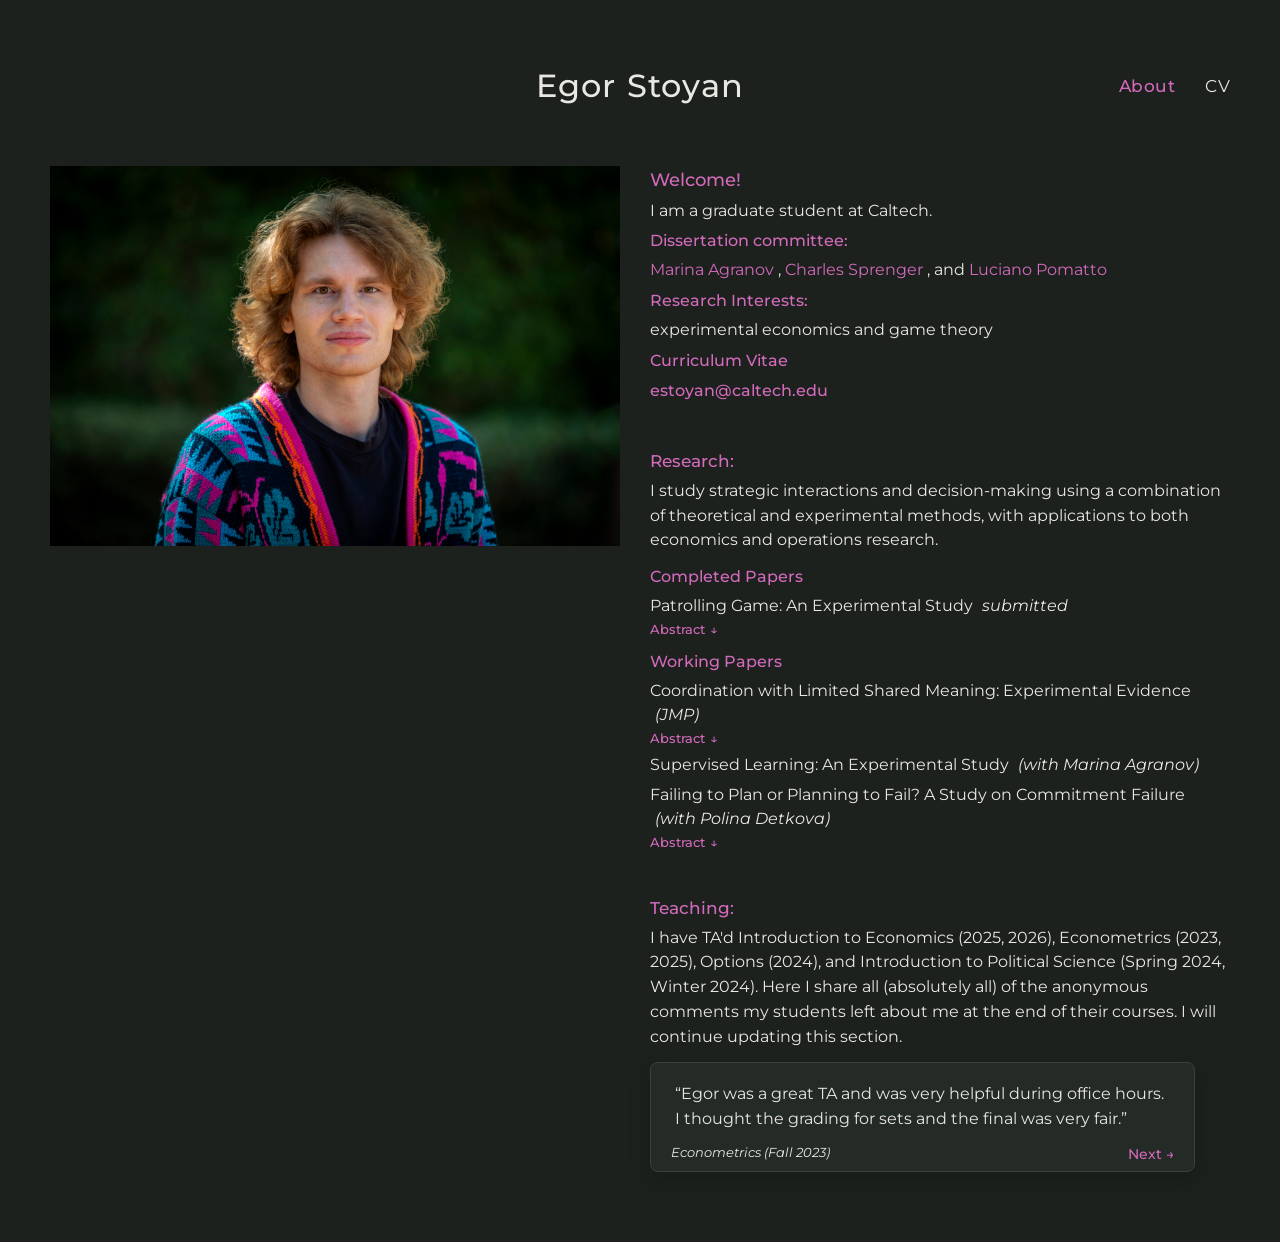
<file: index.html>
<!DOCTYPE html>
<html lang="en">

<head>
    <meta charset="UTF-8">
    <meta name="viewport" content="width=device-width, initial-scale=1.0">

    <title>Egor Stoyan</title>

    <link rel="icon" href="images/favicon.ico">

    <link rel="stylesheet" href="css/styles.css">

    <link
        href="https://fonts.googleapis.com/css2?family=Montserrat:wght@400;500;600;700&display=swap"
        rel="stylesheet">
</head>

<body>

    <!-- =========================
         HEADER
         ========================= -->

    <header class="site-header">

        <div class="site-name">
            Egor Stoyan
        </div>

        <nav class="navbar-links-container">

            <a href="/" class="current-page">
                About
            </a>

            <a href="cv.html">
                CV
            </a>

        </nav>

    </header>


    <!-- =========================
         PAGE CONTENT
         ========================= -->

    <div class="page-container">

        <div class="container">

            <div class="image">
                <img
                    src="images/your_image.jpg"
                    alt="Egor Stoyan"
                    width="570"
                    height="380">
            </div>

            <div class="text">


                <!-- =========================
                     PROFILE
                     ========================= -->

                <div class="profile-section">

                    <p class="intro-line">
                        <span class="welcome-inline">
                            Welcome!
                        </span>

                        <span class="profile-value-block">
                            I am a graduate student at Caltech.
                        </span>
                    </p>


                    <p class="profile-row">

                        <span class="profile-label profile-label-block">
                            Dissertation committee:
                        </span>

                        <span class="profile-value-block committee-links">

                            <a
                                href="https://agranov.caltech.edu/"
                                target="_blank"
                                rel="noopener noreferrer">
                                Marina Agranov
                            </a>,

                            <a
                                href="https://www.hss.caltech.edu/people/charles-sprenger"
                                target="_blank"
                                rel="noopener noreferrer">
                                Charles Sprenger
                            </a>,

                            and

                            <a
                                href="https://www.its.caltech.edu/~lpomatto/"
                                target="_blank"
                                rel="noopener noreferrer">
                                Luciano Pomatto
                            </a>

                        </span>

                    </p>


                    <p class="profile-row">

                        <span class="profile-label profile-label-block">
                            Research Interests:
                        </span>

                        <span class="profile-value-block">
                            experimental economics and game theory
                        </span>

                    </p>


                    <p class="profile-row">
                        <a class="cv-link" href="cv.html">
                            Curriculum Vitae
                        </a>
                    </p>


                    <p class="profile-row">
                        <span class="email-highlight">
                            estoyan@caltech.edu
                        </span>
                    </p>

                </div>


                <!-- =========================
                     RESEARCH
                     ========================= -->

                <div class="research-section">

                    <p class="research-line">

                        <span class="research-label">
                            Research:
                        </span>

                        I study strategic interactions and decision-making using a combination of
                        theoretical and experimental methods, with applications to both economics
                        and operations research.

                    </p>


                    <p class="subsection-heading">
                        Completed Papers
                    </p>


                    <!-- =========================
                         PATROLLING GAME
                         ========================= -->

                    <div class="paper-entry">

                        <div class="paper">

                            <span class="paper-title">
                                Patrolling Game: An Experimental Study
                            </span>

                            <span class="paper-note">
                                submitted
                            </span>

                        </div>

                        <button
                            class="abstract-toggle"
                            type="button"
                            data-target="abstract-patrolling"
                            aria-expanded="false">
                            Abstract <span class="abstract-arrow">↓</span>
                        </button>

                        <div
                            class="abstract-box"
                            id="abstract-patrolling"
                            hidden>

                            <p>
                                This article studies defense strategies for protecting objects of interest
                                when Attackers exhibit behavioral biases commonly documented in behavioral
                                economics. To this end, I conduct a lab experiment in which participants
                                play the Patrolling Game to capture the main trade-offs in the strategic
                                interaction between Patroller and Attacker. The data, together with
                                structural analysis, allow me to determine the extent to which Attackers
                                exhibit behavioral biases and to test the effectiveness of differing defense
                                strategies. Three key findings emerge: first, defense strategies exploiting
                                the estimated irrationality of the Attackers improve patrolling effectiveness
                                by up to 10%; second, such strategies remain optimal even when the Attacker
                                is perfectly rational; and third, participants tasked with designing defense
                                strategies fail to adopt such strategies even after ample experience.
                            </p>

                            <button
                                class="abstract-hide"
                                type="button"
                                data-target="abstract-patrolling">
                                Hide abstract ↑
                            </button>

                        </div>

                    </div>


                    <p class="subsection-heading working-heading">
                        Working Papers
                    </p>


                    <!-- =========================
                         COORDINATION
                         ========================= -->

                    <div class="paper-entry">

                        <div class="paper">

                            <span class="paper-title">
                                Coordination with Limited Shared Meaning: Experimental Evidence
                            </span>

                            <span class="paper-note">
                                (JMP)
                            </span>

                        </div>

                        <button
                            class="abstract-toggle"
                            type="button"
                            data-target="abstract-coordination"
                            aria-expanded="false">
                            Abstract <span class="abstract-arrow">↓</span>
                        </button>

                        <div
                            class="abstract-box"
                            id="abstract-coordination"
                            hidden>

                            <p>
                                How do people coordinate when they do not know which combinations of actions lead to success? We conduct a laboratory experiment in which pairs of participants try to connect by choosing among three telephones. We vary participants’ knowledge of the telephone connections and whether they can observe their partner’s past choices. First, when connections are unknown and past choices are unobserved, coordination is close to the independent random choice benchmark. Second, poor coordination arises in part because participants pursue role-dependent equilibria, which require asymmetric roles to be assigned without prior agreement. Third, knowing the connections or observing past choices improves coordination. Fourth, information acquired through a shared history improves coordination substantially more than the same information provided without a shared history. The findings suggest that participants attempt to coordinate by adopting complementary roles without first agreeing on who takes which role, contributing to poor coordination. The findings also suggest that a shared history can help participants coordinate.
                            </p>

                            <button
                                class="abstract-hide"
                                type="button"
                                data-target="abstract-coordination">
                                Hide abstract ↑
                            </button>

                        </div>

                    </div>


                    <!-- =========================
                         SUPERVISED LEARNING
                         ========================= -->

                    <div class="paper-entry">

                        <div class="paper">

                            <span class="paper-title">
                                Supervised Learning: An Experimental Study
                            </span>

                            <span class="paper-note">
                                (with Marina Agranov)
                            </span>

                        </div>

                    </div>


                    <!-- =========================
                         COMMITMENT FAILURE
                         ========================= -->

                    <div class="paper-entry">

                        <div class="paper">

                            <span class="paper-title">
                                Failing to Plan or Planning to Fail? A Study on Commitment Failure
                            </span>

                            <span class="paper-note">
                                (with Polina Detkova)
                            </span>

                        </div>

                        <button
                            class="abstract-toggle"
                            type="button"
                            data-target="abstract-commitment"
                            aria-expanded="false">
                            Abstract <span class="abstract-arrow">↓</span>
                        </button>

                        <div
                            class="abstract-box"
                            id="abstract-commitment"
                            hidden>

                            <p>
                                Studies on commitment products report high failure rates. These rates are
                                concerning as failures leave individuals worse off than if they had not
                                taken the contract. We explore whether some failures are planned, with
                                individuals expecting future uncertainty to make it sometimes optimal to
                                fail. We term this planning for the possibility of failure, which differs
                                from failing to plan (mistakes made when taking contracts). We run a new
                                controlled laboratory experiment to identify planning patterns. According
                                to our estimates, more than a third of total commitment take-up reflects
                                them. This result suggests that planning for the possibility of failure is
                                widespread, so high failure rates do not necessarily stem from mistakes,
                                and they alone cannot undermine the use of commitment contracts.
                            </p>

                            <button
                                class="abstract-hide"
                                type="button"
                                data-target="abstract-commitment">
                                Hide abstract ↑
                            </button>

                        </div>

                    </div>

                </div>


                <!-- =========================
                     TEACHING
                     ========================= -->

                <div class="teaching-section">

                    <p class="teaching-line">

                        <span class="teaching-label">
                            Teaching:
                        </span>

                        I have TA'd Introduction to Economics (2025, 2026),
                        Econometrics (2023, 2025),
                        Options (2024),
                        and Introduction to Political Science (Spring 2024, Winter 2024).
                        Here I share all (absolutely all) of the anonymous comments my students
                        left about me at the end of their courses. I will continue updating this section.

                    </p>


                    <div class="feedback-wrapper">

                        <div class="feedback-card" id="feedback-card">

                            <div
                                class="feedback-quote"
                                id="feedback-quote">
                            </div>

                            <div
                                class="feedback-course"
                                id="feedback-course">
                            </div>

                            <button
                                class="feedback-next"
                                id="feedback-next"
                                type="button">
                                Next →
                            </button>

                        </div>

                    </div>

                </div>

            </div>

        </div>

    </div>


    <!-- =========================
         FEEDBACK ROTATION
         ========================= -->

    <script>

        const feedbacks = [

            {
                quote: "Egor was a great TA and was very helpful during office hours. I thought the grading for sets and the final was very fair.",
                course: "Econometrics (Fall 2023)"
            },

            {
                quote: "when taking points off on an assignment, maybe explain why you are taking points off rather just doing it.",
                course: "Introduction to Economics (Winter 2025)"
            },

            {
                quote: "Egor was super patient and helpful! He also explained concepts very well and made sure we understood the underlying concepts.",
                course: "Introduction to Economics (Winter 2025)"
            },

            {
                quote: "Office hours were helpful and well-run.",
                course: "Introduction to Economics (Winter 2025)"
            },

            {
                quote: "I liked how helpful this ta was, because he gave us efficient feedback and checked our values to make sure we were right.",
                course: "Introduction to Economics (Winter 2026)"
            },

            {
                quote: "He was very helpful at graphically explaining concepts, graded in a very timely manner, and was very encouraging to student learning.",
                course: "Introduction to Economics (Winter 2026)"
            }

        ];


        let currentFeedback = 0;
        let isFlipping = false;


        const feedbackCard =
            document.getElementById("feedback-card");

        const feedbackQuote =
            document.getElementById("feedback-quote");

        const feedbackCourse =
            document.getElementById("feedback-course");

        const feedbackNext =
            document.getElementById("feedback-next");


        function renderFeedback(index) {

            feedbackQuote.textContent =
                "“" + feedbacks[index].quote + "”";

            feedbackCourse.textContent =
                feedbacks[index].course;

        }


        function showNextFeedback() {

            if (isFlipping) {
                return;
            }

            isFlipping = true;

            feedbackCard.classList.add("flip-out");


            setTimeout(function () {

                currentFeedback =
                    (currentFeedback + 1) % feedbacks.length;

                renderFeedback(currentFeedback);

                feedbackCard.classList.remove("flip-out");
                feedbackCard.classList.add("flip-in");


                setTimeout(function () {

                    feedbackCard.classList.remove("flip-in");
                    isFlipping = false;

                }, 450);

            }, 450);

        }


        /*
         * Explicitly render feedback #0 when the page loads.
         * The first press of Next therefore renders feedback #1.
         */

        renderFeedback(currentFeedback);


        let feedbackTimer =
            setInterval(showNextFeedback, 40000);


        feedbackNext.addEventListener("click", function () {

            clearInterval(feedbackTimer);

            showNextFeedback();

            feedbackTimer =
                setInterval(showNextFeedback, 40000);

        });


        /* =========================
           ABSTRACT TOGGLES
           ========================= */

        const abstractToggles =
            document.querySelectorAll(".abstract-toggle");

        const abstractHideButtons =
            document.querySelectorAll(".abstract-hide");


        function openAbstract(button) {

            const targetId =
                button.dataset.target;

            const abstractBox =
                document.getElementById(targetId);

            abstractBox.hidden = false;

            button.setAttribute(
                "aria-expanded",
                "true"
            );

        }


        function closeAbstract(targetId) {

            const abstractBox =
                document.getElementById(targetId);

            const toggleButton =
                document.querySelector(
                    '.abstract-toggle[data-target="' + targetId + '"]'
                );

            abstractBox.hidden = true;

            toggleButton.setAttribute(
                "aria-expanded",
                "false"
            );

        }


        abstractToggles.forEach(function (button) {

            button.addEventListener("click", function () {

                const targetId =
                    button.dataset.target;

                const abstractBox =
                    document.getElementById(targetId);

                if (abstractBox.hidden) {

                    openAbstract(button);

                } else {

                    closeAbstract(targetId);

                }

            });

        });


        abstractHideButtons.forEach(function (button) {

            button.addEventListener("click", function () {

                closeAbstract(
                    button.dataset.target
                );

            });

        });

    </script>

</body>
</html>
</file>
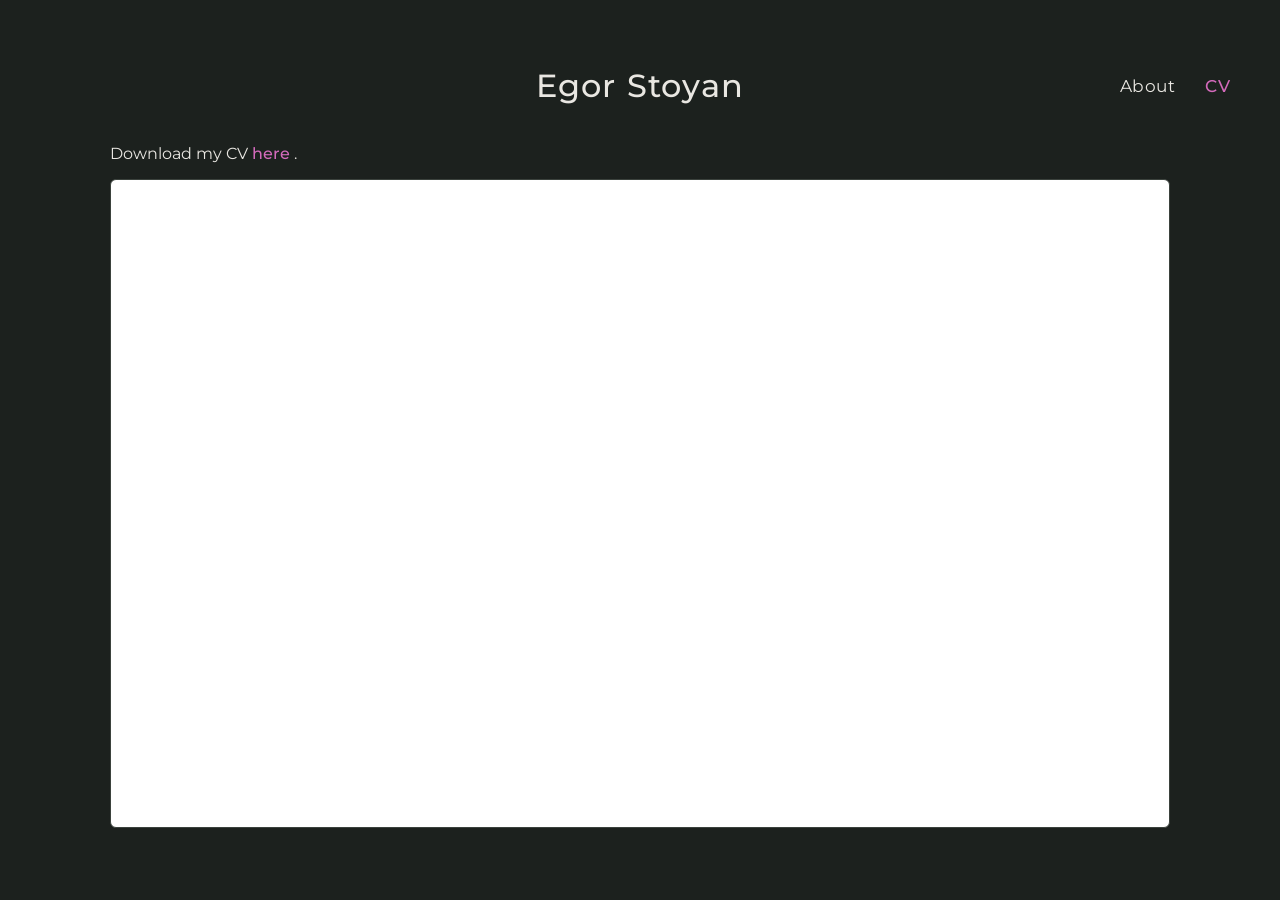
<file: cv.html>
<!DOCTYPE html>
<html lang="en">

<head>
    <meta charset="UTF-8">
    <meta name="viewport" content="width=device-width, initial-scale=1.0">

    <title>Egor Stoyan — CV</title>

    <!-- Favicon -->
    <link rel="icon" href="images/favicon.ico">

    <!-- CSS -->
    <link rel="stylesheet" href="css/styles.css">

    <!-- Google Fonts -->
    <link
        href="https://fonts.googleapis.com/css2?family=Montserrat:wght@400;500;600;700&display=swap"
        rel="stylesheet">
</head>

<body>

    <!-- =========================
         HEADER
         ========================= -->

    <header class="site-header">

        <div class="site-name">
            Egor Stoyan
        </div>

        <nav class="navbar-links-container">

            <a href="/">
                About
            </a>

            <a href="cv.html" class="current-page">
                CV
            </a>

        </nav>

    </header>


    <!-- =========================
         CV PAGE
         ========================= -->

    <div class="page-container">

        <div class="cv-page">

            <!-- Desktop download link -->

            <p class="cv-download">
                Download my CV
                <a href="files/CV_Egor.pdf" target="_blank" rel="noopener">
                    here
                </a>.
            </p>


            <!-- Desktop PDF viewer -->

            <div class="cv-pdf-container">

                <iframe
                    src="files/CV_Egor.pdf"
                    class="cv-pdf"
                    title="Egor Stoyan CV">
                </iframe>

            </div>


            <!-- Mobile CV viewer -->

            <div class="cv-mobile-view">

                <p class="cv-mobile-text">
                    View my curriculum vitae in your browser's PDF viewer.
                </p>

                <a
                    class="cv-mobile-button"
                    href="files/CV_Egor.pdf"
                    target="_blank"
                    rel="noopener">
                    View CV →
                </a>

            </div>

        </div>

    </div>

</body>
</html>
</file>
<file: css/styles.css>
/* static_site/css/styles.css */


/* =========================
   COLORS + SPACING
   ========================= */

:root {
    --accent: #d36abb;

    --section-gap: 44px;
    --subsection-gap: 12px;
    --item-gap: 6px;
    --tight-gap: 4px;
}


/* =========================
   GENERAL PAGE STYLES
   ========================= */

body {
    background-color: #1c211e;
    color: #e9e7e2;

    margin: 0;

    font-family: 'Montserrat', sans-serif;
}

.page-container {
    margin-top: 0;
    margin-right: 30px;
    margin-bottom: 30px;
    margin-left: 30px;
}


/* =========================
   HEADER
   ========================= */

.site-header {
    position: relative;

    width: calc(100% - 60px);
    max-width: 1530px;

    min-height: 48px;

    margin: 62px auto 24px auto;
    padding: 0 20px;

    box-sizing: border-box;

    display: flex;
    align-items: center;
    justify-content: center;
}

.site-name {
    color: #e9e7e2;

    font-size: 1.98em;
    font-weight: 500;

    letter-spacing: 1.2px;
    line-height: 1;

    text-align: center;
}


/* About / CV */

.navbar-links-container {
    position: absolute;

    right: 20px;
    top: 50%;

    transform: translateY(-50%);

    display: flex;
    align-items: center;

    gap: 30px;
}

.navbar-links-container a {
    color: #e9e7e2;

    margin: 0;
    padding: 0;

    text-decoration: none;

    font-size: 1.05em;
    font-weight: 400;

    line-height: 1;
    letter-spacing: 0.5px;

    transition: color 0.3s;
}

.navbar-links-container a:hover {
    color: #ffffff;
    text-decoration: none;
}

.navbar-links-container .current-page {
    color: var(--accent);
    font-weight: 500;
}


/* =========================
   MAIN CONTAINER
   ========================= */

.container {
    padding: 32px 20px 40px 20px;

    display: flex;
    align-items: flex-start;
    justify-content: center;

    max-width: 1530px;
    margin: 0 auto;
}


/* =========================
   IMAGE
   ========================= */

.image {
    margin-right: 30px;
    flex-shrink: 0;
}


/* =========================
   MAIN TEXT
   ========================= */

.text {
    max-width: 890px;
    flex: 1;
    min-width: 0;
}

p {
    margin: 0;
    line-height: 1.55;
}


/* =========================
   LINKS
   ========================= */

a {
    color: var(--accent);
    text-decoration: none;
}

a:hover {
    color: #ffffff;
    text-decoration: underline;
}


/* =========================
   PROFILE SECTION
   ========================= */

.profile-section {
    margin: 0;
}

.intro-line {
    margin-bottom: var(--item-gap);
}

.welcome-inline {
    display: block;

    color: var(--accent);

    font-weight: 500;
    font-size: 1.15em;

    margin-bottom: var(--tight-gap);
}

.profile-row {
    margin-bottom: var(--item-gap);
}

.profile-row:last-child {
    margin-bottom: 0;
}

.profile-label {
    color: var(--accent);
    font-weight: 500;
}

.profile-label-block {
    display: block;
    margin-bottom: var(--tight-gap);
}

.profile-value-block {
    display: block;
}

/* Dissertation committee */

.committee-links a {
    color: var(--accent);
    font-weight: 400;
}

.committee-links a:hover {
    color: #ffffff;
    text-decoration: underline;
}


/* CV */

.cv-link {
    color: var(--accent);
    font-weight: 500;
}

.cv-link:hover {
    color: #ffffff;
    text-decoration: underline;
}


/* Email */

.email-highlight {
    color: var(--accent);
    font-weight: 500;
}


/* =========================
   RESEARCH SECTION
   ========================= */

.research-section {
    margin-top: var(--section-gap);
}

.research-line {
    margin-bottom: var(--subsection-gap);
}

.research-label {
    display: block;

    color: var(--accent);

    font-weight: 500;
    font-size: 1.08em;

    margin-bottom: var(--tight-gap);
}


/* =========================
   RESEARCH SUBSECTIONS
   ========================= */

.subsection-heading {
    color: var(--accent);

    font-weight: 500;
    font-size: 1em;

    margin-top: 0;
    margin-bottom: var(--tight-gap);
}

.working-heading {
    margin-top: var(--subsection-gap);
}


/* =========================
   PAPERS
   ========================= */

.paper {
    margin-bottom: var(--item-gap);
    line-height: 1.5;
}

.paper-title {
    color: #e9e7e2;
    font-weight: 400;
}

.paper-note {
    color: #e9e7e2;

    font-style: italic;

    margin-left: 5px;

    white-space: nowrap;
}


/* =========================
   TEACHING SECTION
   ========================= */

.teaching-section {
    margin-top: var(--section-gap);
    width: 100%;
}

.teaching-line {
    width: 100%;
    margin-bottom: 0;
}

.teaching-label {
    display: block;

    color: var(--accent);

    font-weight: 500;
    font-size: 1.08em;

    margin-bottom: var(--tight-gap);
}


/* =========================
   TEACHING FEEDBACK CARD
   ========================= */

.feedback-wrapper {
    width: 94%;

    margin-top: var(--subsection-gap);
    margin-right: 0;
    margin-bottom: 0;
    margin-left: 0;

    perspective: 1200px;
}

.feedback-card {
    position: relative;

    width: 100%;
    min-height: 110px;

    padding: 18px 24px 38px 24px;

    background-color: #242a26;

    border: 1px solid #3b423d;
    border-radius: 8px;

    box-sizing: border-box;

    box-shadow:
        0 8px 22px rgba(0, 0, 0, 0.18);

    transform-origin: top center;
}

.feedback-quote {
    color: #e9e7e2;

    font-size: 0.98em;
    font-weight: 400;

    line-height: 1.6;
}


/* Course — bottom left */

.feedback-course {
    position: absolute;

    left: 20px;
    bottom: 11px;

    color: #e9e7e2;

    font-size: 0.82em;
    font-style: italic;

    white-space: nowrap;
}


/* Next — bottom right */

.feedback-next {
    position: absolute;

    right: 20px;
    bottom: 9px;

    margin: 0;
    padding: 0;

    border: none;
    outline: none;
    background: none;

    color: var(--accent);

    font-family: 'Montserrat', sans-serif;
    font-size: 0.86em;
    font-weight: 500;

    cursor: pointer;

    transition: color 0.2s ease;
}

.feedback-next:hover {
    color: #ffffff;
}

.feedback-next:focus-visible {
    text-decoration: underline;
}


/* =========================
   FLIP ANIMATION
   ========================= */

.feedback-card.flip-out {
    animation: flipOut 0.45s ease-in forwards;
}

.feedback-card.flip-in {
    animation: flipIn 0.45s ease-out forwards;
}

@keyframes flipOut {

    from {
        transform: rotateX(0deg);
        opacity: 1;
    }

    to {
        transform: rotateX(-90deg);
        opacity: 0;
    }
}

@keyframes flipIn {

    from {
        transform: rotateX(90deg);
        opacity: 0;
    }

    to {
        transform: rotateX(0deg);
        opacity: 1;
    }
}


/* =========================
   CV PAGE — DESKTOP
   ========================= */

.cv-page {
    max-width: 1100px;

    height: calc(100vh - 190px);

    margin: 0 auto;
    padding: 8px 20px 16px 20px;

    box-sizing: border-box;

    display: flex;
    flex-direction: column;
}


/* Download line */

.cv-download {
    margin: 0 0 12px 0;

    font-size: 1em;

    flex-shrink: 0;
}

.cv-download a {
    color: var(--accent);
    font-weight: 500;
}

.cv-download a:hover {
    color: #ffffff;
}


/* Embedded PDF */

.cv-pdf-container {
    width: 100%;

    flex: 1;
    min-height: 0;
}

.cv-pdf {
    display: block;

    width: 100%;
    height: 100%;

    border: 1px solid #3b423d;
    border-radius: 6px;

    box-sizing: border-box;

    background-color: #ffffff;
}


/*
   IMPORTANT:
   Mobile CV block is always hidden by default.
   It is enabled ONLY in the phone media query below.
*/

.cv-mobile-view {
    display: none;
}


/* =========================
   OTHER HIGHLIGHTS
   ========================= */

.highlighted-email {
    color: var(--accent);
}

.news-heading {
    margin-top: var(--section-gap);
    color: var(--accent);
}


/* =========================================================
   TABLETS / SMALLER SCREENS
   ========================================================= */

@media (max-width: 900px) {

    body {
        overflow-x: hidden;
    }

    .page-container {
        margin-left: 0;
        margin-right: 0;
        margin-bottom: 25px;
    }


    /* Header */

    .site-header {
        position: relative;

        width: 100%;
        max-width: none;
        min-height: 0;

        margin: 40px 0 30px 0;
        padding: 0 24px;

        box-sizing: border-box;

        display: flex;
        flex-direction: column;
        align-items: center;
        justify-content: center;

        gap: 20px;
    }

    .site-name {
        font-size: 1.85em;
        text-align: center;
    }

    .navbar-links-container {
        position: static;

        right: auto;
        top: auto;

        transform: none;

        display: flex;
        justify-content: center;
        align-items: center;

        gap: 32px;
    }


    /* Main */

    .container {
        width: 100%;
        max-width: none;

        padding: 0 24px 35px 24px;

        box-sizing: border-box;

        display: flex;
        flex-direction: column;
        align-items: stretch;
    }


    /* Image */

    .image {
        width: 100%;

        margin: 0 0 30px 0;

        display: flex;
        justify-content: center;
    }

    .image img {
        width: 100%;
        max-width: 570px;
        height: auto;

        display: block;
    }


    /* Text */

    .text {
        width: 100%;
        max-width: none;
        min-width: 0;
    }


    /* Feedback */

    .feedback-wrapper {
        width: 100%;
    }


    /*
       CV remains the normal embedded PDF
       on tablets / small desktop windows.
    */

    .cv-page {
        width: 100%;
        max-width: 1100px;

        height: calc(100vh - 180px);

        margin: 0 auto;
        padding: 0 24px 30px 24px;

        box-sizing: border-box;
    }

    .cv-mobile-view {
        display: none;
    }
}


/* =========================================================
   PHONES
   ========================================================= */

/* =========================
   ABSTRACTS
   ========================= */

.paper-entry {
    margin-bottom: var(--item-gap);
}

.paper-entry .paper {
    margin-bottom: 0;
}


/* Abstract toggle */

.abstract-toggle {
    display: inline-flex;
    align-items: center;
    gap: 5px;

    margin: 3px 0 0 0;
    padding: 0;

    border: none;
    outline: none;
    background: none;

    color: var(--accent);

    font-family: 'Montserrat', sans-serif;
    font-size: 0.84em;
    font-weight: 500;

    cursor: pointer;

    transition: color 0.2s ease;
}

.abstract-toggle:hover {
    color: #ffffff;
}

.abstract-toggle:focus-visible {
    text-decoration: underline;
}


/* Arrow */

.abstract-arrow {
    display: inline-block;

    transition: transform 0.25s ease;
}

.abstract-toggle[aria-expanded="true"] .abstract-arrow {
    transform: rotate(180deg);
}


/* Abstract box */

.abstract-box {
    margin-top: 10px;
    margin-bottom: 14px;

    padding: 18px 20px 14px 20px;

    background-color: #242a26;

    border-left: 2px solid var(--accent);
    border-radius: 0 7px 7px 0;

    box-sizing: border-box;
}

.abstract-box[hidden] {
    display: none;
}

.abstract-box p {
    margin: 0;

    color: #e9e7e2;

    font-size: 0.92em;
    line-height: 1.65;
}


/* Hide abstract */

.abstract-hide {
    display: flex;
    align-items: center;

    margin: 13px 0 0 auto;
    padding: 0;

    border: none;
    outline: none;
    background: none;

    color: var(--accent);

    font-family: 'Montserrat', sans-serif;
    font-size: 0.82em;
    font-weight: 500;

    cursor: pointer;

    transition: color 0.2s ease;
}

.abstract-hide:hover {
    color: #ffffff;
}

.abstract-hide:focus-visible {
    text-decoration: underline;
}


/* Mobile */

@media (max-width: 600px) {

    .abstract-box {
        padding: 15px 16px 13px 16px;
    }

    .abstract-box p {
        font-size: 0.9em;
        line-height: 1.6;
    }

}


@media (max-width: 600px) {

    :root {
        --section-gap: 34px;
        --subsection-gap: 10px;
        --item-gap: 6px;
        --tight-gap: 4px;
    }


    /* Header */

    .site-header {
        margin-top: 32px;
        margin-bottom: 28px;

        padding-left: 18px;
        padding-right: 18px;

        gap: 18px;
    }

    .site-name {
        font-size: 1.75em;
    }

    .navbar-links-container {
        gap: 28px;
    }

    .navbar-links-container a {
        font-size: 1em;
    }


    /* Main */

    .container {
        padding-left: 18px;
        padding-right: 18px;
        padding-bottom: 30px;
    }


    /* Photo */

    .image {
        margin-bottom: 26px;
    }

    .image img {
        width: 100%;
        max-width: 100%;
        height: auto;
    }


    /* Typography */

    .welcome-inline {
        font-size: 1.12em;
    }

    .research-label,
    .teaching-label {
        font-size: 1.05em;
    }


    /* Papers */

    .paper {
        line-height: 1.55;
    }

    .paper-note {
        white-space: normal;
        margin-left: 4px;
    }


    /* Feedback */

    .feedback-wrapper {
        width: 100%;
    }

    .feedback-card {
        min-height: 125px;

        padding: 16px 18px 42px 18px;
    }

    .feedback-quote {
        font-size: 0.95em;
        line-height: 1.55;
    }

    .feedback-course {
        left: 18px;
        bottom: 11px;

        max-width: 65%;

        font-size: 0.75em;

        white-space: normal;
    }

    .feedback-next {
        right: 18px;
        bottom: 9px;
    }


    /* =========================
       CV — PHONE ONLY
       ========================= */

    .cv-page {
        width: 100%;
        max-width: 600px;

        height: auto;

        margin: 0 auto;

        padding-left: 18px;
        padding-right: 18px;
        padding-bottom: 30px;

        box-sizing: border-box;

        display: block;
    }


    /* Hide desktop PDF on phone */

    .cv-pdf-container {
        display: none;
    }

    .cv-download {
        display: none;
    }


    /* Show mobile CV button */

    .cv-mobile-view {
        display: block;

        width: 100%;

        padding: 24px 18px;

        box-sizing: border-box;

        background-color: #242a26;

        border: 1px solid #3b423d;
        border-radius: 8px;

        text-align: center;
    }

    .cv-mobile-text {
        margin: 0 0 20px 0;

        color: #e9e7e2;

        font-size: 0.96em;
        line-height: 1.55;
    }

    .cv-mobile-button {
        display: inline-flex;

        width: 100%;
        min-height: 44px;

        align-items: center;
        justify-content: center;

        padding: 0 22px;

        box-sizing: border-box;

        color: var(--accent);

        border: 1px solid var(--accent);
        border-radius: 6px;

        font-size: 0.95em;
        font-weight: 500;

        text-decoration: none;

        transition:
            color 0.2s ease,
            border-color 0.2s ease;
    }

    .cv-mobile-button:hover {
        color: #ffffff;
        border-color: #ffffff;
        text-decoration: none;
    }
}
</file>
